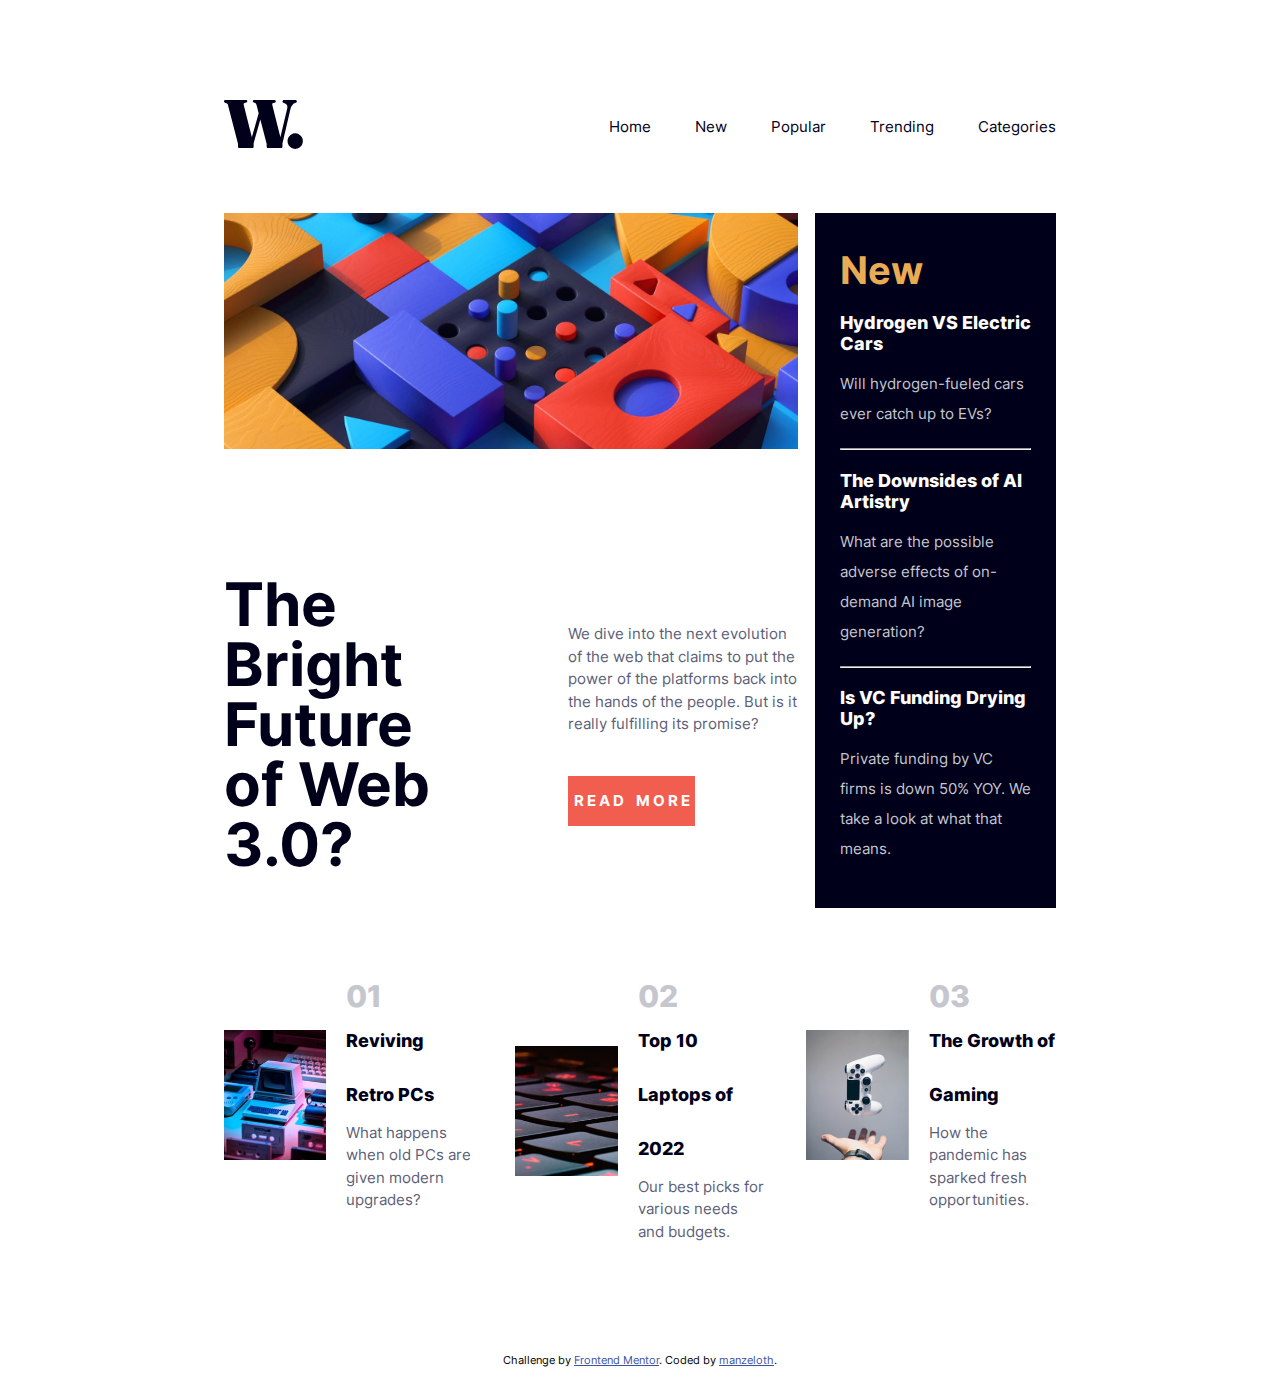
<file: news-homepage-main/index.html>
<!DOCTYPE html>
<html lang="en">
<head>
  <meta charset="UTF-8">
  <meta name="viewport" content="width=device-width, initial-scale=1.0"> <!-- displays site properly based on user's device -->

  <link rel="icon" type="image/png" sizes="32x32" href="./assets/images/favicon-32x32.png">
  <link rel="stylesheet" href="./static/css/styles.css">
  
  <title>Frontend Mentor | News homepage</title>

  <!-- Feel free to remove these styles or customise in your own stylesheet 👍 -->
  <style>
    .attribution { font-size: 11px; text-align: center; }
    .attribution a { color: hsl(228, 45%, 44%); }
  </style>
</head>
<body>

  <div class="body-content">
    
    <header>
      <div class="logo">
        <img src="./assets/images/logo.svg" alt="">
      </div>

      <nav>
        <ul>
          <li><a href="#">Home</a></li>
          <li><a href="#">New</a></li>
          <li><a href="#">Popular</a></li>
          <li><a href="#">Trending</a></li>
          <li><a href="#">Categories</a></li>
        </ul>

        <div class="mobile-menu-button" id="mobile-menu-button">
          <img src="./assets/images/icon-menu.svg" alt="">
        </div>
      </nav>

      <div class="mobile-menu" id="mobile-menu">

        <div class="mobile-menu-fade" id="mobile-menu-fade"></div>

        <div class="mobile-menu-options">
          <div class="mobile-menu-close" id="mobile-menu-close">
            <img src="./assets/images/icon-menu-close.svg" alt="">
          </div>
  
          <ul>
            <li><a href="#">Home</a></li>
            <li><a href="#">New</a></li>
            <li><a href="#">Popular</a></li>
            <li><a href="#">Trending</a></li>
            <li><a href="#">Categories</a></li>
          </ul>
        </div>

      </div>

    </header>

    <main>
      <div class="front-sections">
        <section class="news__principal">
          <div class="news__principal-img">
            <img src="" id="principal__img" alt="">
          </div>
  
          <div class="news__principal-text">
            <div class="news__principal-title">
              <h1>The Bright Future of Web 3.0?</h1>
            </div>
            <div class="news__principal-description">
              <p>
                We dive into the next evolution of the web that claims to put the power of the platforms back into the hands of the people. 
                But is it really fulfilling its promise?
              </p>
              <div class="news__principal-readmore">R E A D&nbsp&nbsp&nbsp&nbspM O R E</div>
            </div>
          </div>
        </section>
  
        <section class="news__aside">
          <h3>New</h3>
  
          <a href="#">
            <div class="news__aside-item">
              <h5>Hydrogen VS Electric Cars</h5>
              <p>Will hydrogen-fueled cars ever catch up to EVs?</p>
            </div>
          </a>

          <hr>
  
          <a href="#">
            <div class="news__aside-item">
              <h5>The Downsides of AI Artistry</h5>
              <p>What are the possible adverse effects of on-demand AI image generation?</p>
            </div>
          </a>

          <hr>
          
          <a href="#">
            <div class="news__aside-item">
              <h5>Is VC Funding Drying Up?</h5>
              <p>Private funding by VC firms is down 50% YOY. We take a look at what that means.</p>
            </div>
          </a>
        </section>
      </div>

      <section class="news__bottom">
        <a href="#">
          <div class="news__bottom-item">
            <div class="news__bottom-item-img">
              <img src="./assets/images/image-retro-pcs.jpg" alt="">
            </div>
            <div class="news__bottom-item-text">
              <h2>01</h2>
              <h4>Reviving Retro PCs</h4>
              <p>What happens when old PCs are given modern upgrades?</p>
            </div>
          </div>
        </a>

        <a href="#">
          <div class="news__bottom-item">
            <div class="news__bottom-item-img">
              <img src="./assets/images/image-top-laptops.jpg" alt="">
            </div>
            <div class="news__bottom-item-text">
              <h2>02</h2>
              <h4>Top 10 Laptops of 2022</h4>
              <p>Our best picks for various needs and budgets.</p>
            </div>
          </div>
        </a>

        <a href="#">
          <div class="news__bottom-item">
            <div class="news__bottom-item-img">
              <img src="./assets/images/image-gaming-growth.jpg" alt="">
            </div>
            <div class="news__bottom-item-text">
              <h2>03</h2>
              <h4>The Growth of Gaming</h4>
              <p>How the pandemic has sparked fresh opportunities.</p>
            </div>
          </div>
        </a>
      </section>

    </main>


    <footer>
      <div class="attribution">
        Challenge by <a href="https://www.frontendmentor.io?ref=challenge" target="_blank">Frontend Mentor</a>. 
        Coded by <a href="https://github.com/manzeloth" target="_blank">manzeloth</a>.
      </div>
    </footer>

  </div>

  <script src="./static/js/main.js"></script>
  
</body>
</html>
</file>
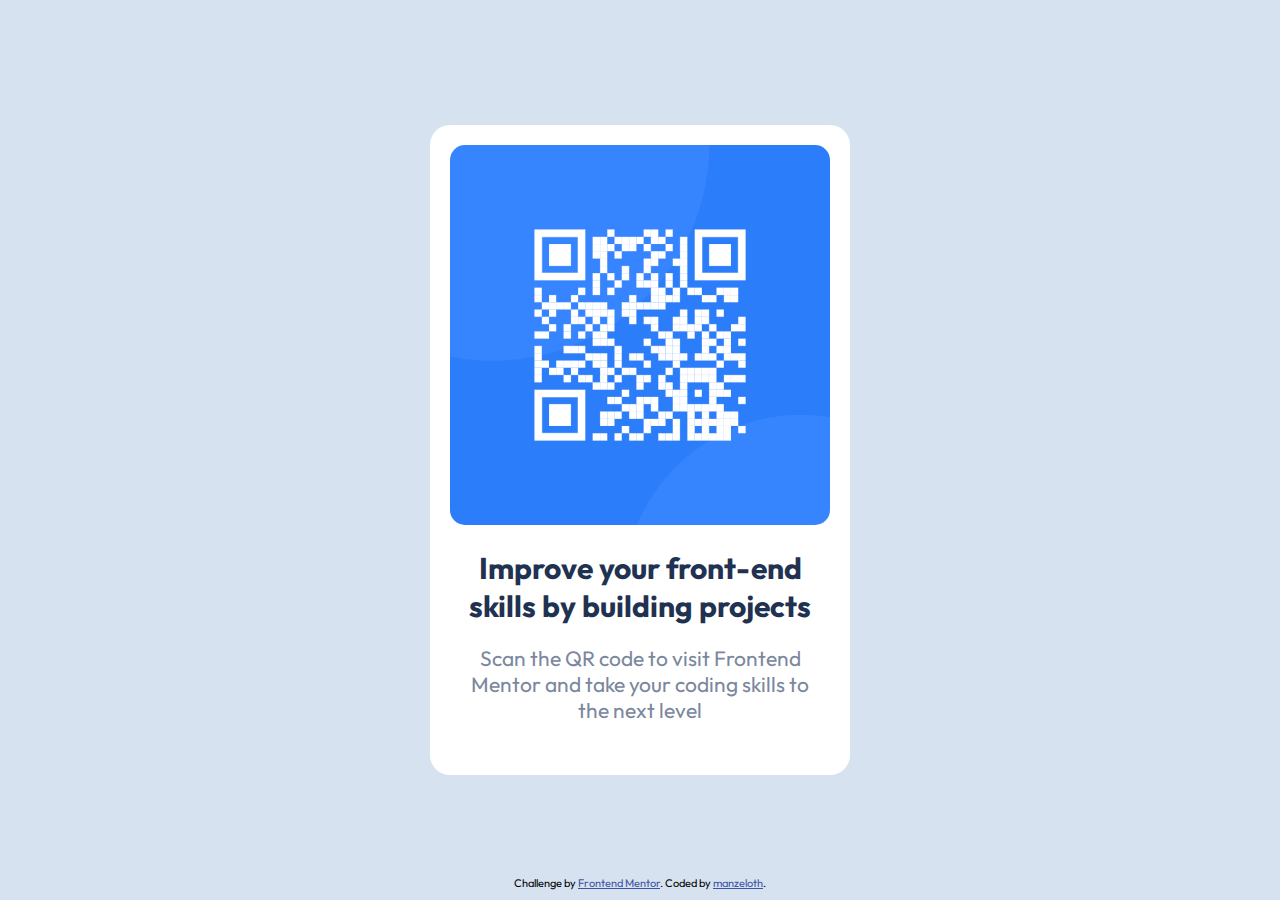
<file: qr-code-component-main/index.html>
<!DOCTYPE html>
<html lang="en">
<head>
  <meta charset="UTF-8">
  <meta name="viewport" content="width=device-width, initial-scale=1.0">
  <link href="https://fonts.googleapis.com/css2?family=Outfit:wght@400;700&display=swap" rel="stylesheet">
  <link rel="stylesheet" href="./static/css/styles.css">
  <link rel="icon" type="image/png" sizes="32x32" href="./assets/images/favicon-32x32.png">
  
  <title>Frontend Mentor | QR code component</title>

  <style>
    .attribution { font-size: 11px; text-align: center; }
    .attribution a { color: hsl(228, 45%, 44%); }
  </style>
</head>
<body>

  <div class="body-content">

    <div class="card">
      <div class="qr-image">
        <img src="./assets/images/image-qr-code.png" alt="">
      </div>
      <h2>Improve your front-end<br>skills by building projects</h2>
      <p>
        Scan the QR code to visit Frontend<br>Mentor and take your coding skills to<br>the next level
      </p>
    </div>

  </div>



  <footer>
    <div class="attribution">
      Challenge by <a href="https://www.frontendmentor.io?ref=challenge" target="_blank">Frontend Mentor</a>. 
      Coded by <a href="https://github.com/manzeloth" target="_blank">manzeloth</a>.
    </div>
  </footer>
  
</body>
</html>
</file>
<file: news-homepage-main/static/css/styles.css>
@font-face {
  font-family: "Inter";
  src: url("../../assets/fonts/Inter-VariableFont_slnt,wght.ttf");
}
:root {
  --orange: hsl(35, 77%, 62%);
  --red: hsl(5, 85%, 63%);
  --white: hsl(36, 100%, 99%);
  --blue: hsl(233, 8%, 79%);
  --dark-blue: hsl(236, 13%, 42%);
  --darker-blue: hsl(240, 100%, 5%);
}

* {
  margin: 0;
  padding: 0;
  box-sizing: border-box;
}

body {
  width: 100%;
  font-family: "Inter";
  font-size: 15px;
}
body .body-content {
  width: 65%;
  margin: auto;
  padding-top: 100px;
}
body .body-content header {
  width: 100%;
  display: flex;
  justify-content: space-between;
  align-items: center;
  margin-bottom: 60px;
}
body .body-content header .logo {
  -webkit-user-select: none;
     -moz-user-select: none;
      -ms-user-select: none;
          user-select: none;
}
body .body-content header .logo img {
  width: 80px;
}
body .body-content header nav {
  -webkit-user-select: none;
     -moz-user-select: none;
      -ms-user-select: none;
          user-select: none;
}
body .body-content header nav ul {
  list-style: none;
}
body .body-content header nav ul li {
  display: inline-block;
  margin-left: 40px;
}
body .body-content header nav ul li a {
  text-decoration: none;
  color: var(--darker-blue);
  font-weight: 400;
}
body .body-content header nav ul li a:hover {
  color: var(--orange);
}
body .body-content header nav .mobile-menu-button {
  display: none;
}
body .body-content header .mobile-menu {
  display: none;
}
body .body-content main {
  width: 100%;
  display: flex;
  flex-direction: row;
  flex-wrap: wrap;
}
body .body-content main .front-sections {
  display: flex;
  width: 100%;
  flex-direction: row;
  flex-wrap: wrap;
  justify-content: space-between;
}
body .body-content main .news__principal {
  width: 69%;
  display: flex;
  flex-direction: row;
  flex-wrap: wrap;
  gap: 20px;
}
body .body-content main .news__principal .news__principal-img {
  width: 100%;
}
body .body-content main .news__principal .news__principal-img img {
  width: 100%;
}
body .body-content main .news__principal .news__principal-text {
  width: 100%;
  display: flex;
  flex-direction: row;
  flex-wrap: wrap;
  justify-content: space-between;
  align-items: center;
}
body .body-content main .news__principal .news__principal-text .news__principal-title {
  width: 45%;
}
body .body-content main .news__principal .news__principal-text .news__principal-title h1 {
  font-size: 4em;
  color: var(--darker-blue);
  line-height: 1em;
}
body .body-content main .news__principal .news__principal-text .news__principal-description {
  width: 40%;
}
body .body-content main .news__principal .news__principal-text .news__principal-description p {
  color: var(--dark-blue);
  font-size: 1em;
  line-height: 1.5em;
}
body .body-content main .news__principal .news__principal-text .news__principal-description .news__principal-readmore {
  -webkit-user-select: none;
     -moz-user-select: none;
      -ms-user-select: none;
          user-select: none;
  width: 55%;
  height: 50px;
  margin-top: 40px;
  line-height: 50px;
  text-align: center;
  color: white;
  font-weight: 700;
  background: var(--red);
  cursor: pointer;
}
body .body-content main .news__principal .news__principal-text .news__principal-description .news__principal-readmore:hover {
  background: var(--darker-blue);
}
body .body-content main .news__aside {
  width: 29%;
  padding: 25px;
  background: var(--darker-blue);
}
body .body-content main .news__aside h3 {
  margin-top: 10px;
  color: var(--orange);
  font-size: 2.5em;
}
body .body-content main .news__aside a {
  text-decoration: none;
  -webkit-user-select: none;
     -moz-user-select: none;
      -ms-user-select: none;
          user-select: none;
}
body .body-content main .news__aside a .news__aside-item {
  margin: 10% 0;
}
body .body-content main .news__aside a .news__aside-item h5 {
  color: var(--white);
  font-size: 1.2em;
  font-weight: 800;
  margin-bottom: 15px;
}
body .body-content main .news__aside a .news__aside-item p {
  color: var(--blue);
  font-size: 1em;
  line-height: 2em;
}
body .body-content main .news__aside a:hover h5 {
  color: var(--orange);
}
body .body-content main .news__bottom {
  margin-top: 70px;
  width: 100%;
  display: flex;
  flex-direction: row;
  justify-content: space-between;
  flex-wrap: wrap;
}
body .body-content main .news__bottom a {
  text-decoration: none;
  width: 30%;
  -webkit-user-select: none;
     -moz-user-select: none;
      -ms-user-select: none;
          user-select: none;
}
body .body-content main .news__bottom a .news__bottom-item {
  display: flex;
  flex-direction: row;
  align-items: center;
  justify-content: center;
}
body .body-content main .news__bottom a .news__bottom-item .news__bottom-item-img {
  height: 130px;
  margin-right: 20px;
}
body .body-content main .news__bottom a .news__bottom-item .news__bottom-item-img img {
  height: 100%;
}
body .body-content main .news__bottom a .news__bottom-item .news__bottom-item-text h2 {
  font-size: 2em;
  font-weight: 800;
  color: var(--blue);
}
body .body-content main .news__bottom a .news__bottom-item .news__bottom-item-text h4 {
  font-size: 1.2em;
  color: var(--darker-blue);
  font-weight: 800;
  line-height: 3em;
}
body .body-content main .news__bottom a .news__bottom-item .news__bottom-item-text p {
  font-size: 1em;
  color: var(--dark-blue);
  line-height: 1.5em;
}
body .body-content main .news__bottom a:hover .news__bottom-item h4 {
  color: var(--red);
}
body .body-content footer {
  margin-top: 100px;
  padding: 10px 0;
}

@media (max-width: 960px) {
  body .body-content {
    width: 90%;
    padding-top: 40px;
  }
  body .body-content header {
    margin-bottom: 40px;
  }
  body .body-content header .logo img {
    width: auto;
    height: 30px;
  }
  body .body-content header nav ul {
    display: none;
  }
  body .body-content header nav .mobile-menu-button {
    display: block;
    cursor: pointer;
  }
  body .body-content header .mobile-menu.active {
    display: block;
  }
  body .body-content header .mobile-menu {
    position: fixed;
    top: 0;
    left: 0;
    width: 100%;
    height: 100%;
    -webkit-user-select: none;
       -moz-user-select: none;
        -ms-user-select: none;
            user-select: none;
  }
  body .body-content header .mobile-menu .mobile-menu-fade {
    width: 100%;
    height: 100%;
    background: black;
    opacity: 0.5;
    z-index: 1;
  }
  body .body-content header .mobile-menu .mobile-menu-options {
    position: absolute;
    width: 70%;
    height: 100%;
    top: 0;
    right: 0;
    background: var(--white);
    z-index: 2;
  }
  body .body-content header .mobile-menu .mobile-menu-options .mobile-menu-close {
    cursor: pointer;
    position: absolute;
    right: 10%;
    top: 40px;
  }
  body .body-content header .mobile-menu .mobile-menu-options ul {
    position: absolute;
    top: 150px;
    left: 30px;
    list-style: none;
  }
  body .body-content header .mobile-menu .mobile-menu-options ul li {
    margin-bottom: 30px;
  }
  body .body-content header .mobile-menu .mobile-menu-options ul li a {
    text-decoration: none;
    color: var(--darker-blue);
    font-size: 1.2em;
  }
  body .body-content main .front-sections {
    flex-direction: column;
    justify-content: baseline;
  }
  body .body-content main .news__principal {
    width: 100%;
  }
  body .body-content main .news__principal .news__principal-text {
    width: 100%;
  }
  body .body-content main .news__principal .news__principal-text .news__principal-title {
    width: 100%;
    margin-bottom: 5%;
  }
  body .body-content main .news__principal .news__principal-text .news__principal-title h1 {
    font-size: 3em;
  }
  body .body-content main .news__principal .news__principal-text .news__principal-description {
    width: 100%;
  }
  body .body-content main .news__principal .news__principal-text .news__principal-description p {
    line-height: 1.8em;
  }
  body .body-content main .news__principal .news__principal-text .news__principal-description .news__principal-readmore {
    margin-top: 20px;
  }
  body .body-content main .news__aside {
    width: 100%;
    margin-top: 80px;
  }
  body .body-content main .news__bottom {
    flex-direction: column;
    gap: 30px;
  }
  body .body-content main .news__bottom a {
    width: 100%;
    margin: auto;
  }
}/*# sourceMappingURL=styles.css.map */
</file>
<file: qr-code-component-main/static/css/styles.css>
* {
  margin: 0;
  padding: 0;
  box-sizing: border-box;
}

:root {
  font-size: 15px;
  --white: hsl(0, 0%, 100%);
  --light-gray: hsl(212, 45%, 89%);
  --gray: hsl(220, 15%, 55%);
  --dark-gray: hsl(218, 44%, 22%);
}

body {
  font-family: "Outfit", sans-serif;
  background-color: var(--light-gray);
}
body .body-content {
  width: 100%;
}
body .body-content .card {
  position: absolute;
  top: 50%;
  left: 50%;
  transform: translate(-50%, -50%);
  width: 420px;
  height: 650px;
  background-color: var(--white);
  border-radius: 20px;
  padding: 20px;
  -webkit-user-select: none;
     -moz-user-select: none;
      -ms-user-select: none;
          user-select: none;
}
body .body-content .card .qr-image {
  width: 100%;
}
body .body-content .card .qr-image img {
  width: 100%;
  border-radius: 15px;
}
body .body-content .card h2 {
  margin: 20px 0;
  text-align: center;
  font-size: 2rem;
  color: var(--dark-gray);
}
body .body-content .card p {
  text-align: center;
  font-size: 1.4rem;
  color: var(--gray);
}
body footer {
  position: absolute;
  bottom: 0;
  width: 100%;
  padding: 10px 0;
}/*# sourceMappingURL=styles.css.map */
</file>
